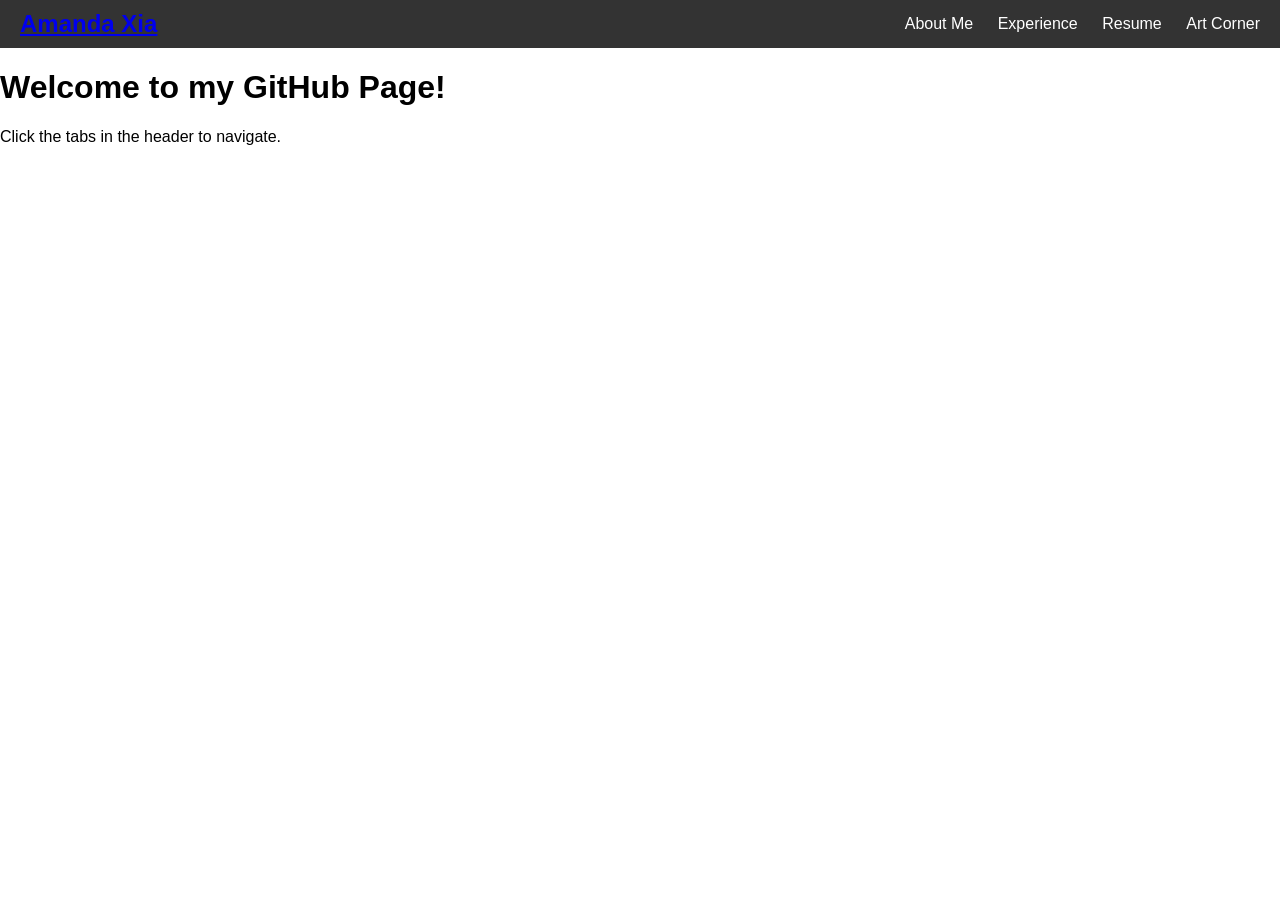
<file: root/index.html>
<html lang="en">
<head>
  <meta charset="UTF-8">
  <meta name="viewport" content="width=device-width, initial-scale=1.0">
  <title>GitHub Pages Header Example</title>
  <style>
    body {
      margin: 0;
      font-family: Arial, sans-serif;
    }

    header {
      display: flex;
      justify-content: space-between; /* pushes tabs to right */
      align-items: center;
      padding: 10px 20px;
      background-color: #333;
      color: white;
    }

    .logo {
      font-size: 1.5rem;
      font-weight: bold;
    }

    nav a {
      color: white;
      text-decoration: none;
      margin-left: 20px;
      font-size: 1rem;
      transition: color 0.2s;
    }

    nav a:hover {
      color: #ffcc00;
    }
  </style>
</head>
<body>
  <header>
  <div class="logo">
    <a href="index.html">Amanda Xia</a>
  </div>
  <nav>
    <a href="about.html">About Me</a>
    <a href="experience.html">Experience</a>
    <a href="resume.html">Resume</a>
    <a href="art.html">Art Corner</a>
  </nav>
</header>

  <main>
    <h1>Welcome to my GitHub Page!</h1>
    <p>Click the tabs in the header to navigate.</p>
     <!-- <canvas id="three-canvas"></canvas>
  <script src="https://cdn.jsdelivr.net/npm/three@0.158.0/build/three.min.js"></script>
  <script src="script.js"></script> --> 

  </main>
</body>
</html>
</file>
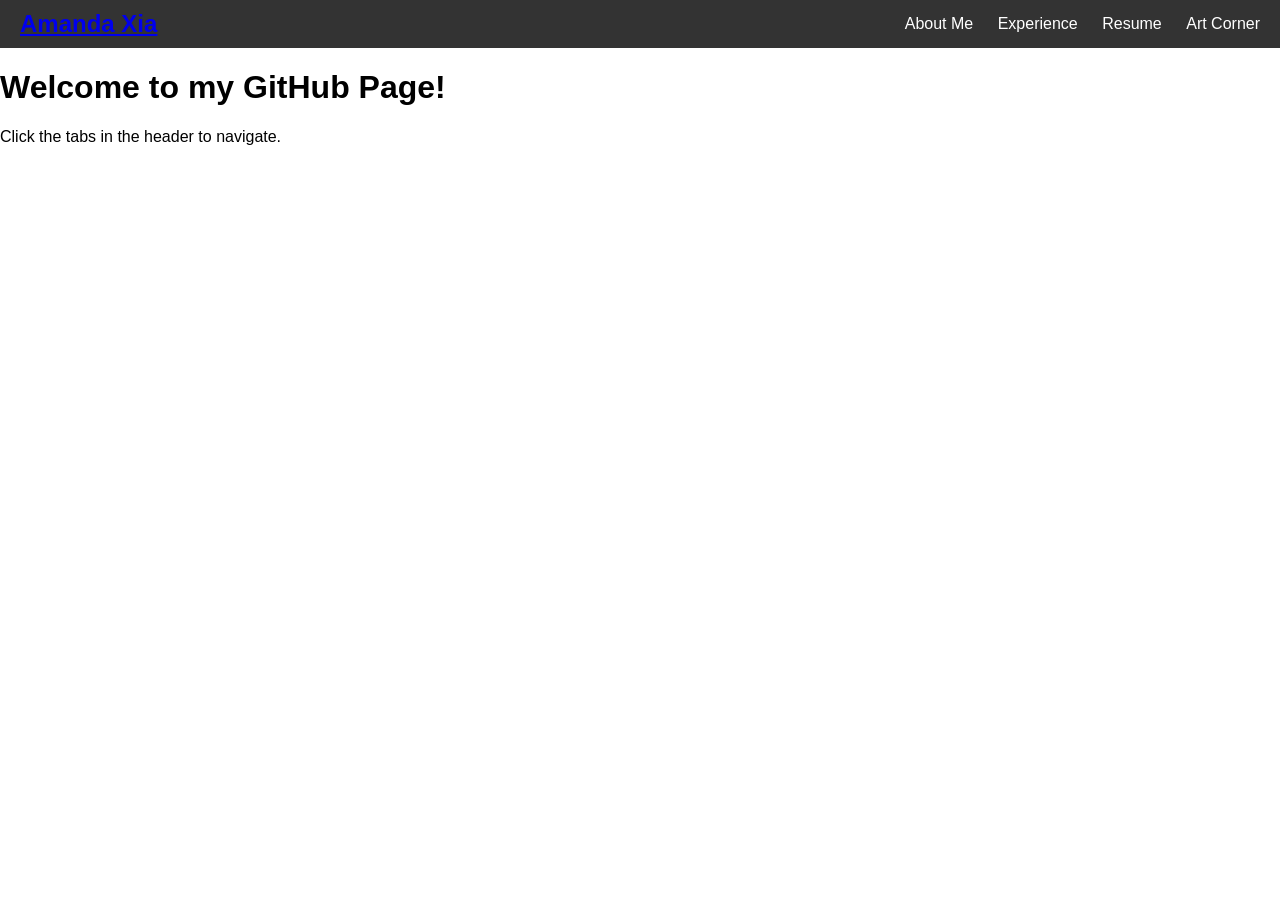
<file: root/pages/index.html>
<html lang="en">
<head>
  <meta charset="UTF-8">
  <meta name="viewport" content="width=device-width, initial-scale=1.0">
  <title>GitHub Pages Header Example</title>
  <style>
    body {
      margin: 0;
      font-family: Arial, sans-serif;
    }

    header {
      display: flex;
      justify-content: space-between; /* pushes tabs to right */
      align-items: center;
      padding: 10px 20px;
      background-color: #333;
      color: white;
    }

    .logo {
      font-size: 1.5rem;
      font-weight: bold;
    }

    nav a {
      color: white;
      text-decoration: none;
      margin-left: 20px;
      font-size: 1rem;
      transition: color 0.2s;
    }

    nav a:hover {
      color: #ffcc00;
    }
  </style>
</head>
<body>
  <header>
  <div class="logo">
    <a href="index.html">Amanda Xia</a>
  </div>
  <nav>
    <a href="about.html">About Me</a>
    <a href="experience.html">Experience</a>
    <a href="resume.html">Resume</a>
    <a href="art.html">Art Corner</a>
  </nav>
</header>

  <main>
    <h1>Welcome to my GitHub Page!</h1>
    <p>Click the tabs in the header to navigate.</p>
     <!-- <canvas id="three-canvas"></canvas>
  <script src="https://cdn.jsdelivr.net/npm/three@0.158.0/build/three.min.js"></script>
  <script src="script.js"></script> -->

  </main>
</body>
</html>
</file>
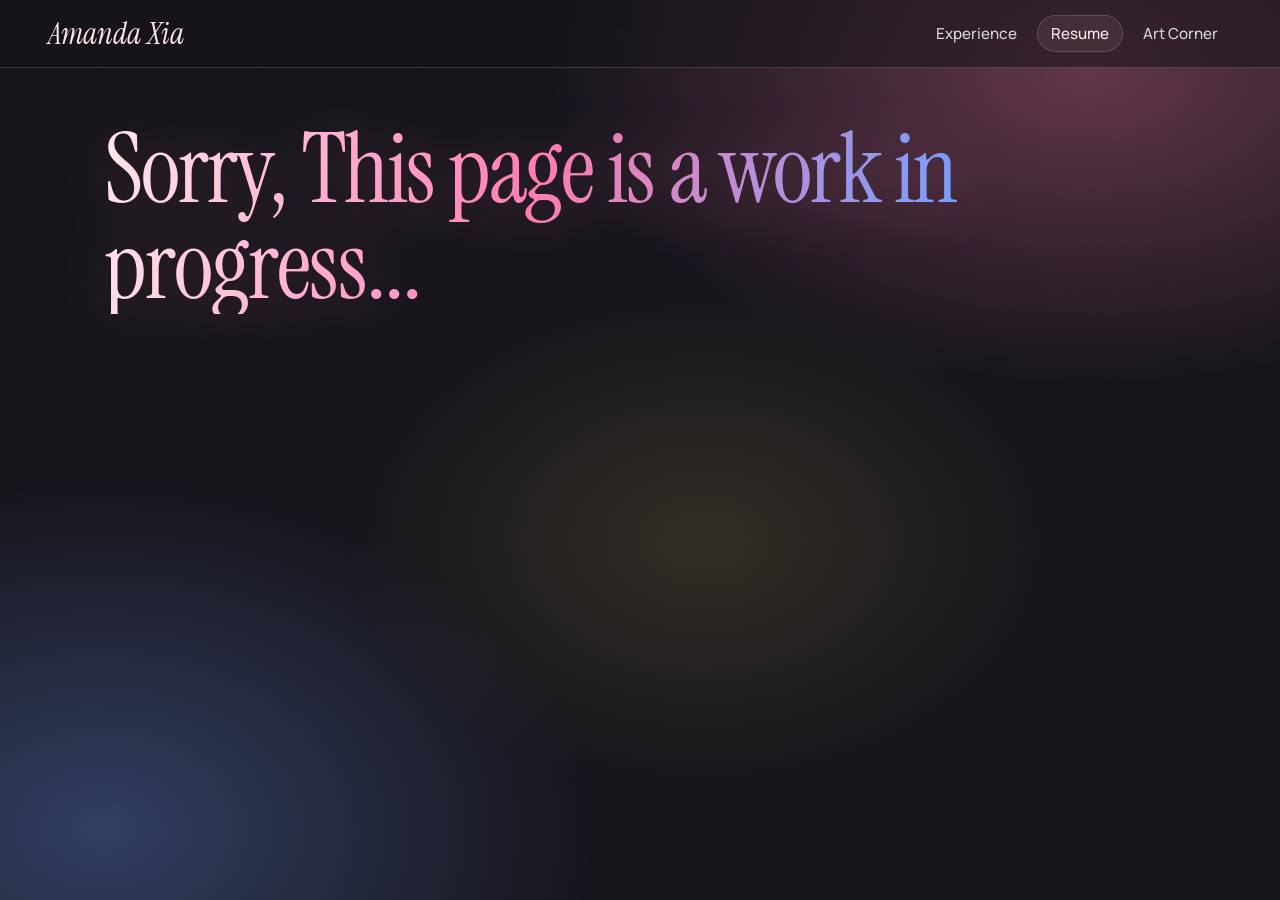
<file: about.html>
<!DOCTYPE html>
<html lang="en">
<head>
  <meta charset="UTF-8">
  <meta name="viewport" content="width=device-width, initial-scale=1.0">
  <title>Resume | Amanda Xia</title>
  <link rel="preconnect" href="https://fonts.googleapis.com">
  <link rel="preconnect" href="https://fonts.gstatic.com" crossorigin>
  <link rel="stylesheet" href="style.css">
</head>
<body>
  <canvas id="three-canvas" aria-hidden="true"></canvas>

  <header>
    <div class="logo"><a href="index.html">Amanda Xia</a></div>
    <nav>
      <!-- <a href="about.html">About Me</a> -->
      <a href="experience.html">Experience</a>
      <a href="resume.html" aria-current="page">Resume</a>
      <a href="art.html">Art Corner</a>
    </nav>
  </header>

  <main class="page">
    <div class="page-head">
      <div>
        <h1>Sorry, This page is a work in progress...</h1>
      </div>
      <!-- <div class="actions">
        <a class="btn" href="AXResumeF26-1.pdf">Download PDF</a>
        <a class="btn ghost" href="mailto:amandayx@umich.edu">Email me</a>
        <a class="btn ghost" href="https://www.linkedin.com/in/amandayx/">LinkedIn</a>
      </div> -->
    </div>
    
  </main>
<!-- 
  <script src="https://cdn.jsdelivr.net/npm/three@0.158.0/build/three.min.js"></script>
  <script src="script2.js"></script> -->
</body>
</html>
</file>
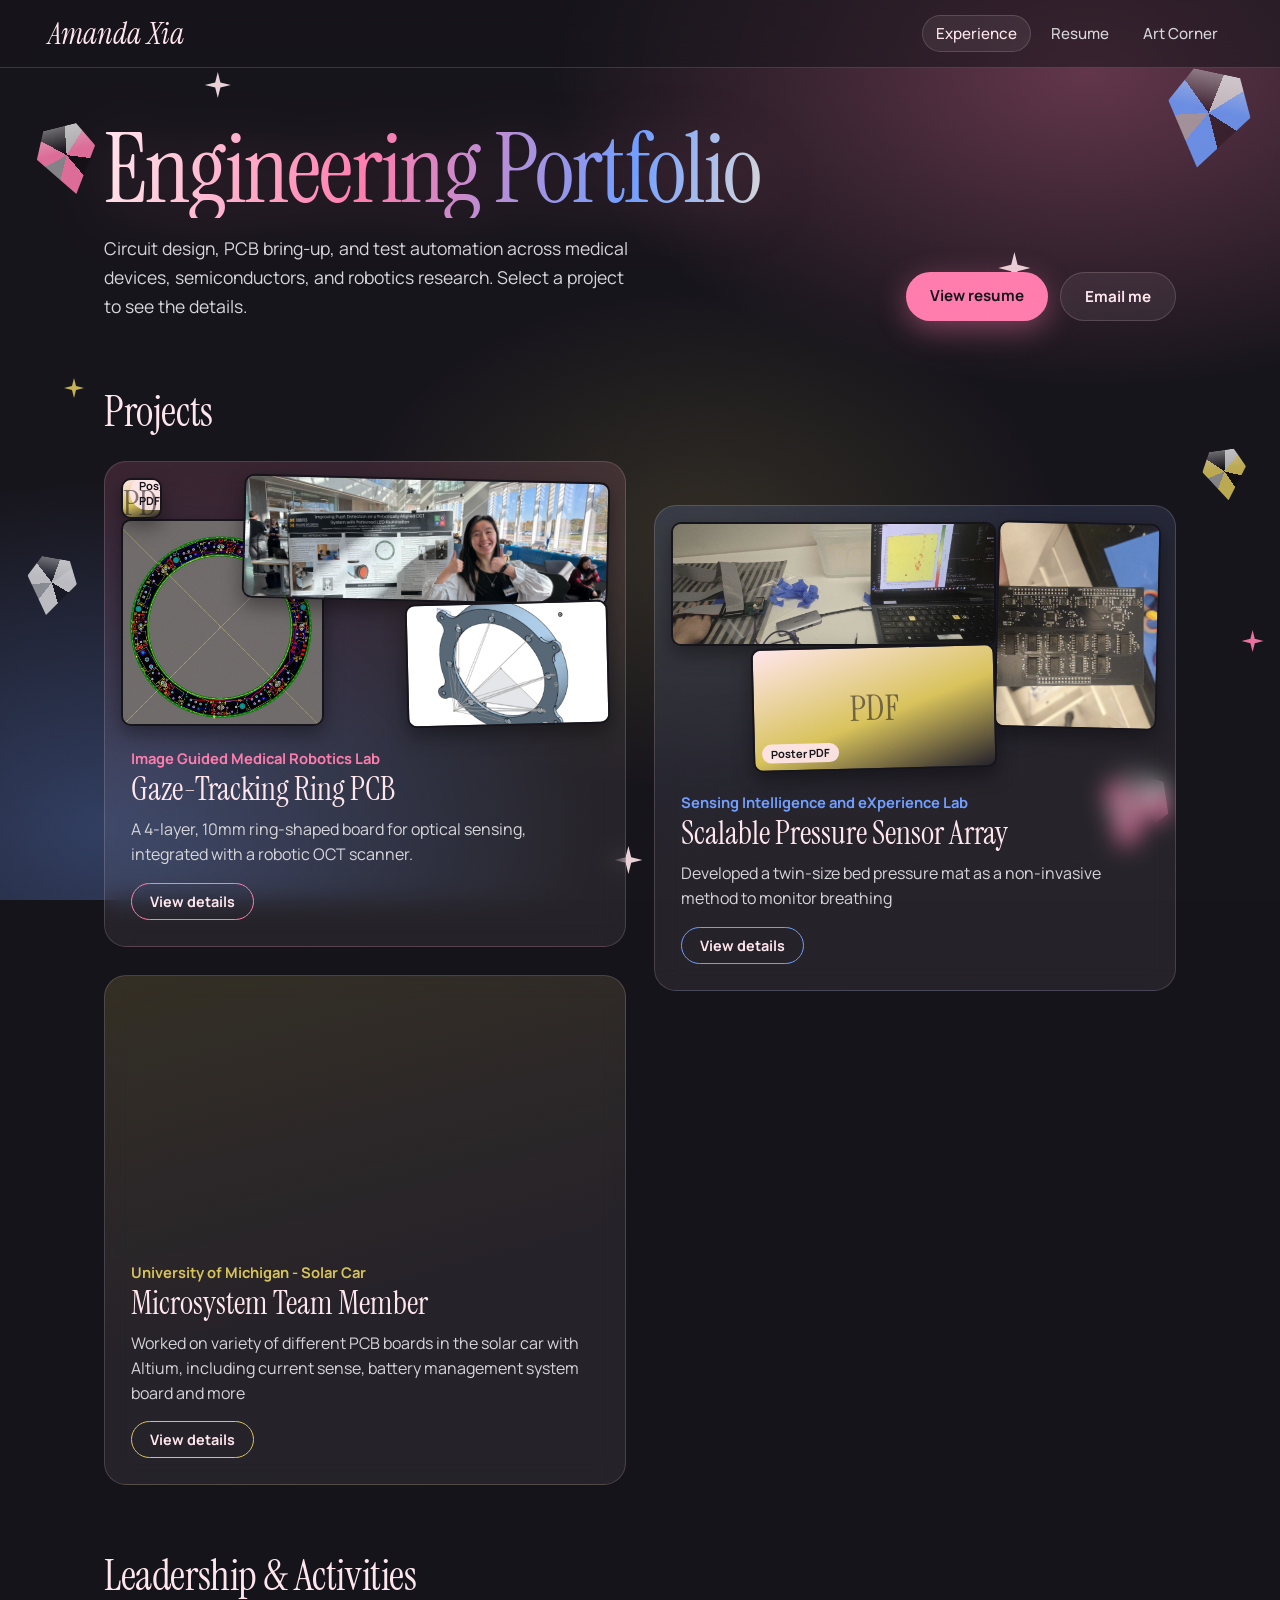
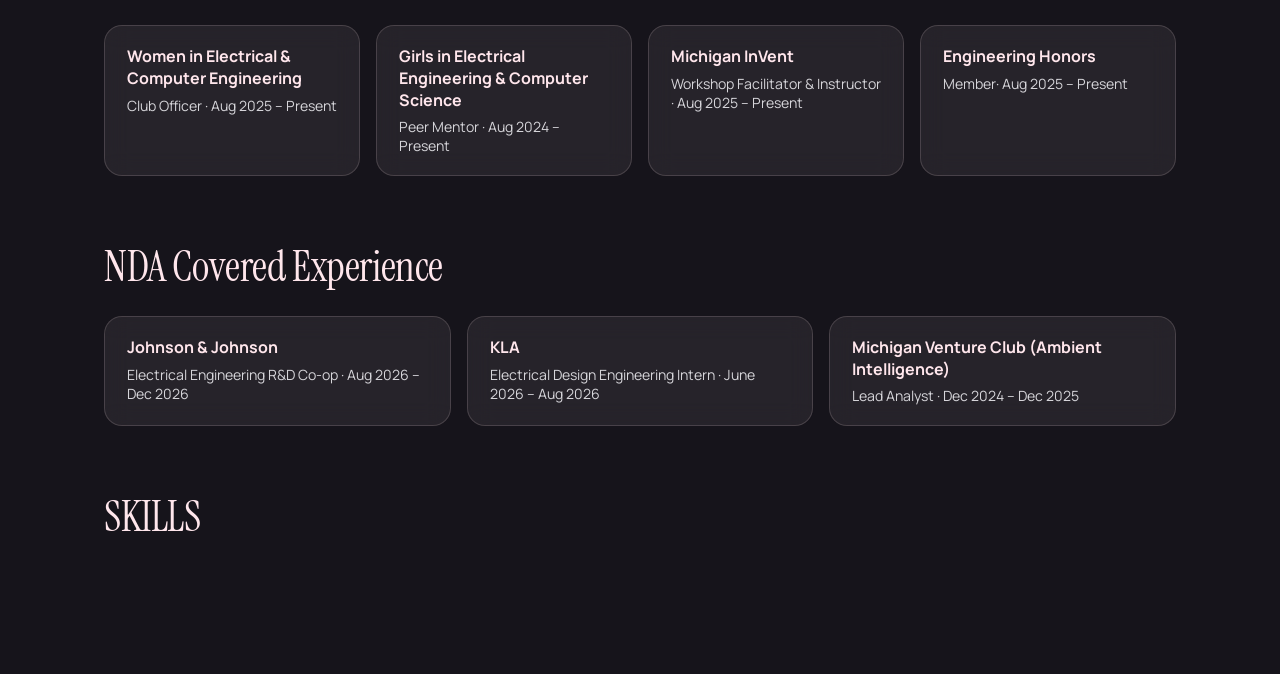
<file: experience.html>
<!DOCTYPE html>
<html lang="en">
<head>
  <meta charset="UTF-8">
  <meta name="viewport" content="width=device-width, initial-scale=1.0">
  <title>Engineering Portfolio | Amanda Xia</title>
  <link rel="preconnect" href="https://fonts.googleapis.com">
  <link rel="preconnect" href="https://fonts.gstatic.com" crossorigin>
  <link rel="stylesheet" href="style.css">
</head>
<body>
  <div class="decor" aria-hidden="true">
    <span class="gem" style="--x:3%;  --y:14%; --s:60px; --c:#ff7bac; --r:-14deg"></span>
    <span class="gem" style="--x:91%; --y:8%;  --s:84px; --c:#6f9dff; --r:12deg"></span>
    <span class="gem hide-sm" style="--x:94%; --y:50%; --s:44px; --c:#d8c25a; --r:-8deg"></span>
    <span class="gem hide-sm" style="--x:2%;  --y:62%; --s:50px; --c:#d6d5da; --r:10deg"></span>
    <span class="gem" style="--x:86%; --y:86%; --s:66px; --c:#ff7bac; --r:18deg"></span>
    <span class="spark" style="--x:16%; --y:8%;  --s:26px; --c:#ffe6ec"></span>
    <span class="spark" style="--x:78%; --y:28%; --s:32px; --c:#ffe6ec"></span>
    <span class="spark hide-sm" style="--x:5%;  --y:42%; --s:20px; --c:#d8c25a"></span>
    <span class="spark" style="--x:97%; --y:70%; --s:22px; --c:#ff7bac"></span>
    <span class="spark hide-sm" style="--x:48%; --y:94%; --s:28px; --c:#ffe6ec"></span>
  </div>

  <header>
    <div class="logo"><a href="index.html">Amanda Xia</a></div>
    <nav>
      <a href="experience.html" aria-current="page">Experience</a>
      <a href="resume.html">Resume</a>
      <a href="art.html">Art Corner</a>
    </nav>
  </header>

  <main class="page">
    <div class="page-head">
      <div>
        <h1>Engineering Portfolio</h1>
        <p class="lede">Circuit design, PCB bring-up, and test automation across medical devices, semiconductors, and robotics research. Select a project to see the details.</p>
      </div>
      <div class="actions">
        <a class="btn" href="resume.html">View resume</a>
        <a class="btn ghost" href="mailto:amandayx@umich.edu">Email me</a>
      </div>
    </div>

    <section class="block">
      <h2>Projects</h2>
      <!--
        PHOTOS: each card has three placeholder shots. Replace a placeholder
        <span class="shot g1">…</span> with your own image, keeping the class "shot":
        <img class="shot" src="images/relay-board.jpg" alt="Describe the photo">
        The detail panel copies the card's photos automatically.
      -->
      <div class="proj-grid">
<!-- 
        <button type="button" class="proj c-rose" data-open="p-relay">
          <span class="collage v1">
            <span class="shot g1"><span class="cap">Relay board</span></span>
            <span class="shot g4"><span class="cap">Layout</span></span>
            <span class="shot g3"><span class="cap">Test station</span></span>
          </span>
          <span class="proj-body">
            <span class="org">Johnson &amp; Johnson MedTech (Ethicon)</span>
            <span class="p-title">High-Power Life-Test Relay Redesign</span>
            <span class="p-sum">Redesigned a relay circuit to prevent arcing in a tight enclosure, deployed across 20+ test stations.</span>
            <span class="cta">View details</span>
          </span>
        </button>

        <button type="button" class="proj c-sky" data-open="p-isolator">
          <span class="collage v2">
            <span class="shot g2"><span class="cap">Test board</span></span>
            <span class="shot g5"><span class="cap">Schematic</span></span>
            <span class="shot g6"><span class="cap">Bench setup</span></span>
          </span>
          <span class="proj-body">
            <span class="org">KLA Corporation</span>
            <span class="p-title">I²C Digital Isolator Evaluation</span>
            <span class="p-sum">Compared replacement isolators and built an OrCAD test board to evaluate robustness and noise reliability.</span>
            <span class="cta">View details</span>
          </span>
        </button> -->

        <button type="button" class="proj c-rose" data-open="p-gaze">
          <span class="collage v3">
            <img class="shot" src="images/igmr-pcb.jpg" alt="Altium layout of the 4-layer ring-shaped PCB with LEDs and connectors" style="object-position:50% 50%">
            <img class="shot" src="images/igmr-poster.jpg" alt="Amanda giving two thumbs up next to her research poster on pupil detection for a robotically aligned OCT system" style="object-position:68% 32%">
            <img class="shot" src="images/igmrcase.png" alt="Amanda giving two thumbs up next to her research poster on pupil detection for a robotically aligned OCT system" style="object-position:68% 32%">
            <span class="shot g6 pdf-tile" data-pdf="images/igmrposter.pdf" data-title="IGMR research poster (PDF)"><span class="cap">Poster PDF</span></span>
          </span>
          <span class="proj-body">
            <span class="org">Image Guided Medical Robotics Lab</span>
            <span class="p-title">Gaze-Tracking Ring PCB</span>
            <span class="p-sum">A 4-layer, 10mm ring-shaped board for optical sensing, integrated with a robotic OCT scanner.</span>
            <span class="cta">View details</span>
          </span>
        </button>

        <button type="button" class="proj c-sky" data-open="p-array">
          <span class="collage v4">
            <img class="shot" src="images/pressure functionality.png" alt="Altium layout of the 4-layer ring-shaped PCB with LEDs and connectors" style="object-position:50% 50%">
            <img class="shot" src="images/sixpcb.png" alt="Altium layout of the 4-layer ring-shaped PCB with LEDs and connectors" style="object-position:50% 50%">
            <span class="shot g6 pdf-tile" data-pdf="images/sixposter.pdf" data-title="SIX research poster (PDF)"><span class="cap">Poster PDF</span></span>
          </span>
          <span class="proj-body">
            <span class="org">Sensing Intelligence and eXperience Lab</span>
            <span class="p-title">Scalable Pressure Sensor Array</span>
            <span class="p-sum">Developed a twin-size bed pressure mat as a non-invasive method to monitor breathing</span>
            <span class="cta">View details</span>
          </span>
        </button>

        <button type="button" class="proj c-gold" data-open="p-solar">
          <span class="collage v4">
            <!-- <img class="shot" src="images/pressure functionality.png" alt="Altium layout of the 4-layer ring-shaped PCB with LEDs and connectors" style="object-position:50% 50%">
            <img class="shot" src="images/sixpcb.png" alt="Altium layout of the 4-layer ring-shaped PCB with LEDs and connectors" style="object-position:50% 50%">
            <span class="shot g6 pdf-tile" data-pdf="images/sixposter.pdf" data-title="SIX research poster (PDF)"><span class="cap">Poster PDF</span></span> -->
          </span>
          <span class="proj-body">
            <span class="org">University of Michigan - Solar Car</span>
            <span class="p-title">Microsystem Team Member</span>
            <span class="p-sum">Worked on variety of different PCB boards in the solar car with Altium, including current sense, battery management system board and more</span>
            <span class="cta">View details</span>
          </span>
        </button>

      </div>
    </section>

    <section class="block">
      <h2>Leadership & Activities</h2>
      <div class="mini-grid">
        <div class="panel mini"><strong>Women in Electrical &amp; Computer Engineering</strong><span>Club Officer · Aug 2025 – Present</span></div>
        <div class="panel mini"><strong>Girls in Electrical Engineering &amp; Computer Science</strong><span>Peer Mentor · Aug 2024 – Present</span></div>
        <div class="panel mini"><strong>Michigan InVent</strong><span>Workshop Facilitator &amp; Instructor · Aug 2025 – Present</span></div>
        <div class="panel mini"><strong>Engineering Honors</strong><span>Member· Aug 2025 – Present</span></div>
      </div>
    </section>

    <section class="block">
      <h2>NDA Covered Experience</h2>
      <div class="mini-grid">
        <div class="panel mini"><strong>Johnson &amp; Johnson</strong><span>Electrical Engineering R&D Co-op · Aug 2026 – Dec 2026</span></div>
        <div class="panel mini"><strong>KLA</strong><span>Electrical Design Engineering Intern · June 2026 – Aug 2026</span></div>
        <div class="panel mini"><strong>Michigan Venture Club (Ambient Intelligence)</strong><span>Lead Analyst · Dec 2024 – Dec 2025</span></div>
      </div>
    </section>

    <section class="block">
      <h2>SKILLS</h2>
      <div class="mini-grid">
        <!-- <div class="panel mini"><strong>Johnson &amp; Johnson</strong><span>Electrical Engineering R&D Co-op · Aug 2026 – Dec 2026</span></div>
        <div class="panel mini"><strong>KLA</strong><span>Electrical Design Engineering Intern · June 2026 – Aug 2026</span></div>
        <div class="panel mini"><strong>Michigan Venture Club (Ambient Intelligence)</strong><span>Lead Analyst · Dec 2024 – Dec 2025</span></div> -->
      </div>
    </section>
  </main>

  <!-- ============ DETAIL PANELS (open when a card is clicked) ============ -->

  <dialog class="sheet c-rose" id="p-relay" aria-labelledby="t-relay">
    <div class="sheet-media" role="region" aria-roledescription="carousel" aria-label="Project photos"></div>
    <div class="sheet-body">
      <div class="sheet-top"><span class="org">Johnson &amp; Johnson MedTech (Ethicon)</span><button type="button" class="close" data-close>Close</button></div>
      <h2 id="t-relay">High-Power Life-Test Relay Redesign</h2>
      <div class="facts">
        <div class="fact"><small>Role</small><b>EE R&amp;D Co-op</b></div>
        <div class="fact"><small>When</small><b>Aug – Dec 2026</b></div>
        <div class="fact"><small>Where</small><b>Cincinnati, Ohio</b></div>
        <div class="fact"><small>Deployed on</small><b>20+ test stations</b></div>
      </div>
      <h4>Overview</h4>
      <p>Redesigned and debugged the high-power life-test relay circuit in Altium to prevent arcing, while working within limited space and mechanical limitations. The design was deployed across 20+ test stations to improve system reliability.</p>
      <h4>Also during this co-op</h4>
      <ul>
        <li>Developed LabVIEW code with a QMH to automate vessel measurement data acquisition for device reliability testing.</li>
        <li>Debug analog op-amp filter circuits to determine circuit limitations and areas of improvement.</li>
        <li>Articulate system requirements, including mechanical, electrical, and calibration, to redesign a grasping force tester.</li>
      </ul>
      <h4>Tools</h4>
      <div class="chips"><span class="chip">Altium</span><span class="chip">LabVIEW</span><span class="chip">Analog circuits</span></div>
      <h4>Your notes</h4>
      <div class="notes"><p>Space for you: what caused the arcing, how you chose the fix, what you learned, and any schematics or test results you can share.</p></div>
    </div>
  </dialog>

  <dialog class="sheet c-sky" id="p-isolator" aria-labelledby="t-isolator">
    <div class="sheet-media" role="region" aria-roledescription="carousel" aria-label="Project photos"></div>
    <div class="sheet-body">
      <div class="sheet-top"><span class="org">KLA Corporation</span><button type="button" class="close" data-close>Close</button></div>
      <h2 id="t-isolator">I²C Digital Isolator Evaluation</h2>
      <div class="facts">
        <div class="fact"><small>Role</small><b>EE Design Intern</b></div>
        <div class="fact"><small>When</small><b>June – Aug 2026</b></div>
        <div class="fact"><small>Where</small><b>Ann Arbor, MI</b></div>
        <div class="fact"><small>Deliverables</small><b>Test board + write-up</b></div>
      </div>
      <h4>Overview</h4>
      <p>Evaluated replacement I²C digital isolators by reviewing datasheets, electrical specifications, and legacy board designs to find the best fit for system requirements.</p>
      <h4>What I did</h4>
      <ul>
        <li>Designed a test board in OrCAD to evaluate the robustness and noise reliability of candidate isolators.</li>
        <li>Created technical documentation on component-selection rationale and engineering recommendations.</li>
        <li>Presented at weekly meetings and integrated feedback from a cross-functional team.</li>
        <li>Analyzed trade-offs to select and characterize resistors, capacitors, and inductors for target frequency response and filtering requirements.</li>
      </ul>
      <h4>Tools</h4>
      <div class="chips"><span class="chip">OrCAD Capture/PCB</span><span class="chip">I²C</span><span class="chip">Datasheet analysis</span></div>
      <h4>Your notes</h4>
      <div class="notes"><p>Space for you: which isolators you compared, how you tested them, what you recommended, and what you learned.</p></div>
    </div>
  </dialog>

  <dialog class="sheet c-rose" id="p-gaze" aria-labelledby="t-gaze">
    <div class="sheet-media" role="region" aria-roledescription="carousel" aria-label="Project photos"></div>
    <div class="sheet-body">
      <div class="sheet-top"><span class="org">Image Guided Medical Robotics Lab</span><button type="button" class="close" data-close>Close</button></div>
      <h2 id="t-gaze">Gaze-Tracking Ring PCB</h2>
      <div class="facts">
        <div class="fact"><small>Role</small><b>Undergrad Researcher</b></div>
        <div class="fact"><small>When</small><b>Aug 2025 – Present</b></div>
        <div class="fact"><small>Where</small><b>Ann Arbor, MI</b></div>
        <div class="fact"><small>Board</small><b>4-layer, 10mm ring</b></div>
      </div>
      <h4>Overview</h4>
      <p>Designed a 4-layer, 10mm ring-shaped PCB in Altium with MOSFETs, infrared LEDs, and a Blackfly S synchronized capture system for optical sensing in medical robotics.</p>
      <h4>What I did</h4>
      <ul>
        <li>Integrated a gaze-tracking subsystem with the larger Robotically Aligned OCT scanner, implementing compatible power, data, and control interfaces.</li>
        <li>Designed a CAD case to improve eye identification speed.</li>
        <li>Tested and debugged prototypes (board bring-up) with oscilloscopes, power meters, and multimeters, resolving signal integrity, connectivity, and component library issues.</li>
        <li>Reviewed and synthesized research papers to inform experimental design and system development.</li>
      </ul>
      <h4>Research poster</h4>
      <p>“Improving Pupil Detection on a Robotically Aligned OCT System with Patterned LED Illumination.” The ring board holds eight LEDs that pulse in synchronized patterns for pupil tracking. The full poster is in the carousel on the left.</p>
      <h4>Tools</h4>
      <div class="chips"><span class="chip">Altium</span><span class="chip">Onshape</span><span class="chip">Oscilloscope</span><span class="chip">PCB bring-up</span></div>
      <h4>Your notes</h4>
      <div class="notes"><p>Space for you: why a ring form factor, the hardest bring-up bug, how the board fits the OCT system, and what you learned.</p></div>
    </div>
  </dialog>

  <dialog class="sheet c-sky" id="p-array" aria-labelledby="t-array">
    <div class="sheet-media" role="region" aria-roledescription="carousel" aria-label="Project photos"></div>
    <div class="sheet-body">
      <div class="sheet-top"><span class="org">Sensing Intelligence and eXperience Lab</span><button type="button" class="close" data-close>Close</button></div>
      <h2 id="t-array">Scalable Pressure Sensor Array</h2>
      <div class="facts">
        <div class="fact"><small>Role</small><b>Undergrad Researcher</b></div>
        <div class="fact"><small>When</small><b>Aug 2025 – Present</b></div>
        <div class="fact"><small>Where</small><b>Ann Arbor, MI</b></div>
        <div class="fact"><small>Scaled</small><b>32×32 to 64×32</b></div>
      </div>
      <h4>Overview</h4>
      <p>Designed and scaled a pressure sensor array circuit from 32×32 to 64×32 through an expandable signal-routing architecture of multiplexers and digital logic, for higher-resolution sensing without significantly increasing IO pins.</p>
      <h4>What I did</h4>
      <ul>
        <li>Soldered and debugged 50+ hardware components (MCUs, ICs, passives) using datasheets, multimeters, and microscopes to ensure functional prototypes.</li>
        <li>Developed and modified Arduino firmware using GPIO, I²C, and SPI peripherals to support evolving hardware.</li>
      </ul>
      <h4>Tools</h4>
      <div class="chips"><span class="chip">Multiplexers</span><span class="chip">Digital logic</span><span class="chip">Arduino</span><span class="chip">SPI / I²C</span><span class="chip">SMD soldering</span></div>
      <h4>Your notes</h4>
      <div class="notes"><p>Space for you: how the routing scales, the trade-offs you weighed, results, and what you would improve next.</p></div>
    </div>
  </dialog>

   <dialog class="sheet c-gold" id="p-solar" aria-labelledby="t-solar">
    <div class="sheet-media" role="region" aria-roledescription="carousel" aria-label="Project photos"></div>
    <div class="sheet-body">
      <div class="sheet-top"><span class="org">University of Michigan - Solar Car</span><button type="button" class="close" data-close>Close</button></div>
      <h2 id="t-solar">University of Michigan - Solar Car</h2>
      <div class="facts">
        <div class="fact"><small>Role</small><b>Microsystem Team Member</b></div>
        <div class="fact"><small>When</small><b>Aug 2024 – Present</b></div>
        <div class="fact"><small>Where</small><b>Ann Arbor, MI</b></div>
        <div class="fact"><small>Scaled</small><b>32×32 to 64×32</b></div>
      </div>
      <h4>Overview</h4>
      <p>Worked on variety of different PCB boards in the solar car with Altium, including current sense, battery management system board and more</p>
      <h4>What I did</h4>
      <ul>
        
      </ul>
      <h4>Tools</h4>
      <div class="chips"><span class="chip">Multiplexers</span><span class="chip">Digital logic</span><span class="chip">Arduino</span><span class="chip">SPI / I²C</span><span class="chip">SMD soldering</span></div>
      <h4>Your notes</h4>
      <div class="notes"><p>Space for you: how the routing scales, the trade-offs you weighed, results, and what you would improve next.</p></div>
    </div>
  </dialog>

  <script>
    var reduceMotion = window.matchMedia("(prefers-reduced-motion: reduce)").matches;

    // Build the left-hand photo carousel from the card's three photos (once per project).
    function buildCarousel(card, media) {
      var track = document.createElement("div");
      track.className = "carousel-track";
      track.tabIndex = 0;
      var dots = document.createElement("div");
      dots.className = "dots";

      card.querySelectorAll(".collage .shot").forEach(function (shot, i) {
        var slide = document.createElement("div");
        slide.className = "slide";
        if (shot.dataset.pdf) {
          // PDF slide: embedded viewer plus a link to open it in its own tab
          var frame = document.createElement("iframe");
          frame.className = "pdf-frame";
          frame.src = shot.dataset.pdf + "#view=FitH";
          frame.title = shot.dataset.title || "PDF";
          var open = document.createElement("a");
          open.className = "pdf-open";
          open.href = shot.dataset.pdf;
          open.target = "_blank";
          open.rel = "noopener";
          open.textContent = "Open PDF in new tab";
          slide.append(frame, open);
        } else {
          slide.appendChild(shot.cloneNode(true));
        }
        track.appendChild(slide);
        var dot = document.createElement("button");
        dot.type = "button";
        dot.className = "dot";
        dot.setAttribute("aria-label", "Show photo " + (i + 1));
        dot.addEventListener("click", function () { go(i); });
        dots.appendChild(dot);
      });

      var prev = document.createElement("button");
      prev.type = "button"; prev.className = "nav-btn"; prev.textContent = "\u2039";
      prev.setAttribute("aria-label", "Previous photo");
      var next = document.createElement("button");
      next.type = "button"; next.className = "nav-btn"; next.textContent = "\u203A";
      next.setAttribute("aria-label", "Next photo");
      var bar = document.createElement("div");
      bar.className = "carousel-bar";
      bar.append(prev, dots, next);
      media.append(track, bar);

      var count = track.children.length;
      function current() { return Math.round(track.scrollLeft / track.clientWidth); }
      function go(i) {
        i = (i + count) % count;
        track.scrollTo({ left: i * track.clientWidth, behavior: reduceMotion ? "auto" : "smooth" });
      }
      function mark() {
        var c = current();
        Array.prototype.forEach.call(dots.children, function (d, i) {
          d.setAttribute("aria-current", i === c ? "true" : "false");
        });
      }
      prev.addEventListener("click", function () { go(current() - 1); });
      next.addEventListener("click", function () { go(current() + 1); });
      track.addEventListener("scroll", mark, { passive: true });
      media.closest("dialog").addEventListener("keydown", function (e) {
        if (e.key === "ArrowLeft") go(current() - 1);
        if (e.key === "ArrowRight") go(current() + 1);
      });
      media._reset = function () { track.scrollLeft = 0; mark(); };
    }

    document.querySelectorAll("[data-open]").forEach(function (card) {
      card.addEventListener("click", function () {
        var sheet = document.getElementById(card.dataset.open);
        var media = sheet.querySelector(".sheet-media");
        if (!media.firstChild) buildCarousel(card, media);
        sheet.showModal();
        media._reset();
      });
    });
    document.querySelectorAll("dialog.sheet").forEach(function (sheet) {
      sheet.querySelector("[data-close]").addEventListener("click", function () { sheet.close(); });
    });
  </script>
  <script src="notify.js"></script>
</body>
</html>
</file>
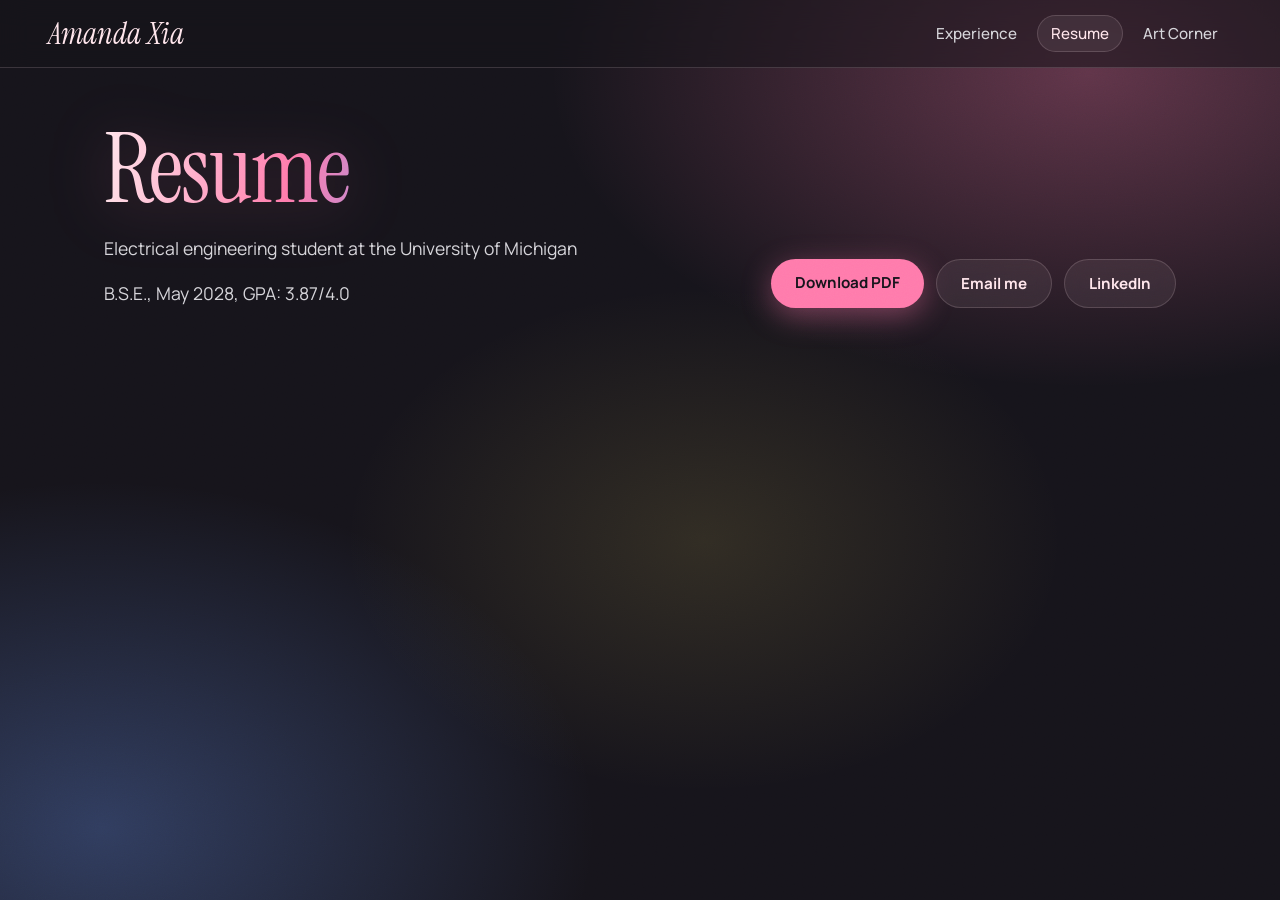
<file: resume.html>
<!DOCTYPE html>
<html lang="en">
<head>
  <meta charset="UTF-8">
  <meta name="viewport" content="width=device-width, initial-scale=1.0">
  <title>Resume | Amanda Xia</title>
  <link rel="preconnect" href="https://fonts.googleapis.com">
  <link rel="preconnect" href="https://fonts.gstatic.com" crossorigin>
  <link rel="stylesheet" href="style.css">
</head>
<body>
  <canvas id="three-canvas" aria-hidden="true"></canvas>

  <header>
    <div class="logo"><a href="index.html">Amanda Xia</a></div>
    <nav>
      <!-- <a href="about.html">About Me</a> -->
      <a href="experience.html">Experience</a>
      <a href="resume.html" aria-current="page">Resume</a>
      <a href="art.html">Art Corner</a>
    </nav>
  </header>

  <main class="page">
    <div class="page-head">
      <div>
        <h1>Resume</h1>
        <p class="lede">Electrical engineering student at the University of Michigan</p>
        <p class="lede"> B.S.E., May 2028, GPA: 3.87/4.0</p>
      </div>
      <div class="actions">
        <a class="btn" href="AXResumeF26-1.pdf">Download PDF</a>
        <a class="btn ghost" href="mailto:amandayx@umich.edu">Email me</a>
        <a class="btn ghost" href="https://www.linkedin.com/in/amandayx/">LinkedIn</a>
      </div>
    </div>
    
  </main>
<!-- 
  <script src="https://cdn.jsdelivr.net/npm/three@0.158.0/build/three.min.js"></script>
  <script src="script2.js"></script> -->
</body>
</html>
</file>
<file: style.css>
@import url("https://fonts.googleapis.com/css2?family=Instrument+Serif:ital@0;1&family=Manrope:wght@400;500;700&display=swap");

:root {
  --ink: #16141b;
  --ink-2: #221f2b;
  --blush: #ffe6ec;
  --rose: #ff7bac;
  --sky: #6f9dff;
  --gold: #d8c25a;
  --silver: #d6d5da;
  --glass: rgba(255, 230, 236, 0.07);
  --line: rgba(255, 230, 236, 0.16);
}

* { box-sizing: border-box; }

html { scroll-behavior: smooth; }

body {
  margin: 0;
  min-height: 100vh;
  font-family: "Manrope", system-ui, sans-serif;
  color: var(--blush);
  background:
    radial-gradient(60vw 50vh at 85% 8%, rgba(255, 123, 172, 0.32), transparent 70%),
    radial-gradient(55vw 55vh at 8% 92%, rgba(111, 157, 255, 0.30), transparent 70%),
    radial-gradient(40vw 40vh at 55% 60%, rgba(216, 194, 90, 0.14), transparent 70%),
    var(--ink);
  background-attachment: fixed;
}

/* paper-grain overlay for an artsy, printed feel */
body::after {
  content: "";
  position: fixed;
  inset: 0;
  z-index: 3;
  pointer-events: none;
  opacity: 0.07;
  mix-blend-mode: overlay;
  background-image: url("data:image/svg+xml;utf8,<svg xmlns='http://www.w3.org/2000/svg' width='160' height='160'><filter id='n'><feTurbulence type='fractalNoise' baseFrequency='.9' numOctaves='2' stitchTiles='stitch'/></filter><rect width='100%' height='100%' filter='url(%23n)'/></svg>");
}

#three-canvas {
  position: fixed;
  inset: 0;
  width: 100%;
  height: 100%;
  z-index: 0;
  pointer-events: none;
}

/* ---------- header ---------- */
header {
  position: sticky;
  top: 0;
  z-index: 10;
  display: flex;
  justify-content: space-between;
  align-items: center;
  flex-wrap: wrap;
  gap: 8px 24px;
  padding: 14px clamp(18px, 4vw, 48px);
  background: rgba(22, 20, 27, 0.55);
  backdrop-filter: blur(14px);
  -webkit-backdrop-filter: blur(14px);
  border-bottom: 1px solid var(--line);
}

.logo a {
  font-family: "Instrument Serif", serif;
  font-style: italic;
  font-size: 1.9rem;
  color: var(--blush);
  text-decoration: none;
}

nav { display: flex; flex-wrap: wrap; gap: 6px; }

nav a {
  position: relative;
  padding: 8px 14px;
  font-size: 0.95rem;
  font-weight: 500;
  color: var(--silver);
  text-decoration: none;
  border-radius: 999px;
  transition: color 0.2s, background 0.2s;
}

nav a:hover,
nav a:focus-visible {
  color: var(--ink);
  background: var(--rose);
  outline: none;
}

nav a:nth-child(2):hover, nav a:nth-child(2):focus-visible { background: var(--sky); }
nav a:nth-child(3):hover, nav a:nth-child(3):focus-visible { background: var(--gold); }
nav a:nth-child(4):hover, nav a:nth-child(4):focus-visible { background: var(--blush); }

/* ---------- hero ---------- */
main {
  position: relative;
  z-index: 1;
  min-height: calc(100vh - 70px);
  display: flex;
  flex-direction: column;
  justify-content: center;
  padding: 6vh clamp(18px, 6vw, 96px) 10vh;
}

main h1 {
  margin: 0;
  max-width: 11ch;
  font-family: "Instrument Serif", serif;
  font-weight: 400;
  font-size: clamp(3.6rem, 12vw, 9.5rem);
  line-height: 0.92;
  letter-spacing: -0.02em;
  background: linear-gradient(100deg, var(--blush) 0%, var(--rose) 40%, var(--sky) 80%, var(--silver) 100%);
  -webkit-background-clip: text;
  background-clip: text;
  color: transparent;
  filter: drop-shadow(0 6px 30px rgba(255, 123, 172, 0.25));
  animation: rise 1.1s cubic-bezier(0.2, 0.7, 0.2, 1) both;
}

main p {
  margin: 28px 0 0;
  max-width: 34ch;
  font-size: 1.15rem;
  line-height: 1.6;
  color: var(--silver);
}

.actions { display: flex; flex-wrap: wrap; gap: 12px; margin-top: 32px; }

.btn {
  padding: 13px 24px;
  font: 700 0.95rem "Manrope", sans-serif;
  color: var(--ink);
  text-decoration: none;
  background: var(--rose);
  border-radius: 999px;
  box-shadow: 0 8px 30px rgba(255, 123, 172, 0.4);
  transition: transform 0.2s, box-shadow 0.2s;
}

.btn.ghost {
  color: var(--blush);
  background: var(--glass);
  border: 1px solid var(--line);
  box-shadow: none;
  backdrop-filter: blur(8px);
}

.btn:hover, .btn:focus-visible {
  transform: translateY(-3px) rotate(-1deg);
  box-shadow: 0 12px 36px rgba(111, 157, 255, 0.5);
  outline: none;
}

@keyframes rise {
  from { opacity: 0; transform: translateY(24px); }
  to { opacity: 1; transform: none; }
}

@media (prefers-reduced-motion: reduce) {
  main h1 { animation: none; }
  html { scroll-behavior: auto; }
}

/* ================= content pages (resume, art) ================= */
nav a[aria-current="page"] {
  color: var(--blush);
  background: var(--glass);
  box-shadow: inset 0 0 0 1px var(--line);
}

main.page {
  display: block;
  min-height: calc(100vh - 70px);
  max-width: 1200px;
  margin: 0 auto;
  padding: 6vh clamp(18px, 5vw, 64px) 12vh;
}
main.page h1 {
  max-width: none;
  font-size: clamp(3rem, 8vw, 6rem);
  line-height: 1;
}
main.page p { max-width: none; margin: 0; font-size: 1rem; line-height: 1.65; color: var(--silver); }
main.page .lede { max-width: 48ch; margin-top: 16px; font-size: 1.1rem; }

.page-head {
  display: flex; flex-wrap: wrap; align-items: flex-end;
  justify-content: space-between; gap: 24px; margin-bottom: 8px;
}
.page-head .actions { margin-top: 0; }

.block { margin-top: 64px; }
.block > h2 {
  margin: 0 0 22px;
  font: 400 clamp(1.9rem, 4vw, 2.6rem) "Instrument Serif", serif;
  letter-spacing: -0.01em;
  color: var(--blush);
}

.panel {
  background: var(--glass);
  border: 1px solid var(--line);
  border-radius: 18px;
  padding: 24px 28px;
  backdrop-filter: blur(12px);
  -webkit-backdrop-filter: blur(12px);
}

.stack { display: grid; gap: 18px; }
.cols { display: grid; grid-template-columns: repeat(auto-fit, minmax(300px, 1fr)); gap: 18px; }

/* skills */
.panel h3 { margin: 0 0 14px; font-size: 1rem; font-weight: 700; color: var(--blush); }
.chips { display: flex; flex-wrap: wrap; gap: 8px; }
.chip {
  padding: 6px 13px; font-size: 0.86rem; color: var(--blush);
  border: 1px solid var(--line); border-radius: 999px; background: rgba(255,255,255,0.04);
}

/* experience */
.entry { --accent: var(--rose); border-left: 4px solid var(--accent); }
.stack .entry:nth-child(4n+2) { --accent: var(--sky); }
.stack .entry:nth-child(4n+3) { --accent: var(--gold); }
.stack .entry:nth-child(4n+4) { --accent: var(--silver); }
.entry-head { display: flex; flex-wrap: wrap; justify-content: space-between; gap: 4px 20px; margin-bottom: 14px; }
.entry-head h3 { margin: 0; font: 400 1.7rem "Instrument Serif", serif; }
.entry .org { margin-top: 2px; color: var(--accent); font-weight: 700; font-size: 0.95rem; }
.entry .when { color: var(--silver); font-size: 0.88rem; text-align: right; }
.entry ul { margin: 0; padding-left: 1.1rem; display: grid; gap: 8px; max-width: 80ch; }
.entry li { line-height: 1.55; color: var(--silver); }
.entry li::marker { color: var(--accent); }

/* activities */
.row {
  display: flex; flex-wrap: wrap; justify-content: space-between; gap: 4px 20px;
  padding: 16px 4px; border-bottom: 1px solid var(--line);
}
.row:last-child { border-bottom: 0; }
.row strong { color: var(--blush); }
.row span { color: var(--silver); font-size: 0.9rem; }

/* project write-up slots */
.project { border-style: dashed; }
.project h3 { font: 400 1.6rem "Instrument Serif", serif; }
.project .chips { margin-bottom: 14px; }
.project p + p { margin-top: 12px; }

/* gallery */
.gallery { display: grid; grid-template-columns: repeat(auto-fit, minmax(250px, 1fr)); gap: 22px; }
.card {
  --accent: var(--rose);
  display: block; overflow: hidden; color: inherit; text-decoration: none;
  background: var(--glass); border: 1px solid var(--line); border-radius: 18px;
  backdrop-filter: blur(12px); -webkit-backdrop-filter: blur(12px);
  transition: transform 0.3s, box-shadow 0.3s, border-color 0.3s;
}
.gallery .card:nth-child(4n+2) { --accent: var(--sky); }
.gallery .card:nth-child(4n+3) { --accent: var(--gold); }
.gallery .card:nth-child(4n+4) { --accent: var(--silver); }
.card:hover, .card:focus-visible {
  transform: translateY(-6px) rotate(-0.6deg);
  border-color: var(--accent);
  box-shadow: 0 16px 44px color-mix(in srgb, var(--accent) 45%, transparent);
  outline: none;
}
.card img, .thumb { display: block; width: 100%; height: 220px; object-fit: cover; }
.thumb.t1 { background: radial-gradient(circle at 30% 30%, #ffe6ec, #ff7bac 45%, #3a2a4a); }
.thumb.t2 { background: conic-gradient(from 200deg at 60% 40%, #6f9dff, #16141b, #ff7bac, #6f9dff); }
.thumb.t3 { background: linear-gradient(135deg, #d8c25a, #ff7bac 60%, #6f9dff); }
.thumb.t4 { background: radial-gradient(circle at 70% 70%, #d6d5da, #6f9dff 40%, #221f2b); }
.card .content { padding: 18px 20px 22px; }
.card .content h3 { margin: 0 0 6px; font: 400 1.6rem "Instrument Serif", serif; color: var(--blush); }
.card .content p { font-size: 0.92rem; }

.story { scroll-margin-top: 90px; }
.story h3 { font: 400 1.9rem "Instrument Serif", serif; margin-bottom: 4px; }
.story .meta { margin-bottom: 14px; font-size: 0.88rem; color: var(--gold); }
.story p + p { margin-top: 12px; }

/* ================= static portfolio page ================= */
.decor { position: fixed; inset: 0; z-index: 0; pointer-events: none; overflow: hidden; }
.gem {
  position: absolute; left: var(--x); top: var(--y);
  width: var(--s); aspect-ratio: 1 / 1.15;
  transform: rotate(var(--r, 0deg));
  clip-path: polygon(22% 0, 78% 0, 100% 38%, 50% 100%, 0 38%);
  background: conic-gradient(from 10deg at 50% 42%,
    rgba(255,255,255,.75) 0 10%, var(--c) 0 28%, rgba(0,0,0,.28) 0 40%,
    var(--c) 0 55%, rgba(255,255,255,.55) 0 68%, var(--c) 0 84%, rgba(0,0,0,.2) 0);
  opacity: .85;
}
.gem::before {
  content: ""; position: absolute; inset: 0 0 62% 0;
  background: linear-gradient(rgba(255,255,255,.45), transparent);
}
.spark {
  position: absolute; left: var(--x); top: var(--y);
  width: var(--s); aspect-ratio: 1; background: var(--c); opacity: .9;
  clip-path: polygon(50% 0, 60% 40%, 100% 50%, 60% 60%, 50% 100%, 40% 60%, 0 50%, 40% 40%);
}

.xp-grid { display: grid; grid-template-columns: repeat(auto-fit, minmax(min(100%, 420px), 1fr)); gap: 22px; }
.xp {
  --accent: var(--rose);
  position: relative; display: flex; flex-direction: column; gap: 16px;
  padding: 30px 28px 28px; overflow: hidden;
  background: linear-gradient(160deg, color-mix(in srgb, var(--accent) 17%, transparent), var(--glass) 55%);
  border: 1px solid var(--line); border-radius: 20px;
  backdrop-filter: blur(12px); -webkit-backdrop-filter: blur(12px);
  transition: transform .3s, border-color .3s, box-shadow .3s;
}
.xp::before { content: ""; position: absolute; inset: 0 0 auto 0; height: 4px; background: var(--accent); }
.xp-grid .xp:nth-child(4n+2) { --accent: var(--sky); }
.xp-grid .xp:nth-child(4n+3) { --accent: var(--gold); }
.xp-grid .xp:nth-child(4n+4) { --accent: var(--silver); }
.xp:hover { transform: translateY(-5px); border-color: var(--accent); box-shadow: 0 16px 44px color-mix(in srgb, var(--accent) 35%, transparent); }
.xp .org { font-weight: 700; font-size: .95rem; color: var(--accent); }
.xp h3 { margin: 4px 0 0; font: 400 2rem/1.1 "Instrument Serif", serif; color: var(--blush); }
.xp-meta { display: flex; flex-wrap: wrap; align-items: center; gap: 8px 14px; font-size: .88rem; color: var(--silver); }
.badge { padding: 3px 11px; font-size: .78rem; font-weight: 700; color: var(--ink); background: var(--accent); border-radius: 999px; }
.xp ul { margin: 0; padding-left: 1.1rem; display: grid; gap: 9px; }
.xp li { line-height: 1.55; color: var(--silver); font-size: .95rem; }
.xp li::marker { color: var(--accent); }
.xp .chips { margin-top: auto; padding-top: 6px; }

.mini-grid { display: grid; grid-template-columns: repeat(auto-fit, minmax(240px, 1fr)); gap: 16px; }
.mini { padding: 20px 22px; }
.mini strong { display: block; color: var(--blush); line-height: 1.35; }
.mini span { display: block; margin-top: 6px; font-size: .88rem; color: var(--silver); }

@media (max-width: 700px) { .decor .hide-sm { display: none; } }

/* ================= project portfolio cards + detail sheet ================= */
.c-rose { --accent: var(--rose); }
.c-sky { --accent: var(--sky); }
.c-gold { --accent: var(--gold); }
.c-silver { --accent: var(--silver); }

.proj-grid { display: grid; grid-template-columns: 1fr; gap: 28px; }
@media (min-width: 900px) {
  .proj-grid { grid-template-columns: 1fr 1fr; }
  .proj-grid .proj:nth-child(even) { margin-top: 44px; margin-bottom: -44px; }
}

.proj {
  display: block; width: 100%; padding: 0; cursor: pointer; text-align: left;
  font: inherit; color: inherit; overflow: hidden;
  background: linear-gradient(165deg, color-mix(in srgb, var(--accent) 16%, transparent), var(--glass) 60%);
  border: 1px solid var(--line); border-radius: 22px;
  backdrop-filter: blur(12px); -webkit-backdrop-filter: blur(12px);
  transition: transform .3s, border-color .3s, box-shadow .3s;
}
.proj:hover, .proj:focus-visible {
  transform: translateY(-6px); border-color: var(--accent); outline: none;
  box-shadow: 0 18px 48px color-mix(in srgb, var(--accent) 38%, transparent);
}

/* asymmetric three-photo collage */
.collage {
  display: grid; grid-template-columns: repeat(12, 1fr); grid-template-rows: repeat(6, 1fr);
  height: 280px; padding: 16px;
}
.shot {
  position: relative; display: flex; align-items: flex-end; overflow: hidden;
  border: 2px solid var(--ink); border-radius: 10px;
  box-shadow: 0 8px 20px rgba(0, 0, 0, .4);
}
img.shot { width: 100%; height: 100%; object-fit: cover; display: block; }
.shot:nth-child(2) { transform: rotate(1.4deg); }
.shot:nth-child(3) { transform: rotate(-1.4deg); }
.cap {
  margin: 7px; padding: 2px 9px; font-size: .7rem; font-weight: 700;
  color: var(--ink); background: rgba(255, 230, 236, .92); border-radius: 999px;
}
.v1 .shot:nth-child(1) { grid-area: 1 / 1 / 5 / 8; }
.v1 .shot:nth-child(2) { grid-area: 1 / 8 / 4 / 13; }
.v1 .shot:nth-child(3) { grid-area: 4 / 6 / 7 / 13; }
.v2 .shot:nth-child(1) { grid-area: 1 / 6 / 5 / 13; }
.v2 .shot:nth-child(2) { grid-area: 1 / 1 / 4 / 6; }
.v2 .shot:nth-child(3) { grid-area: 4 / 1 / 7 / 8; }
.v3 .shot:nth-child(1) { grid-area: 2 / 1 / 7 / 6; }
.v3 .shot:nth-child(2) { grid-area: 1 / 4 / 4 / 13; }
.v3 .shot:nth-child(3) { grid-area: 4 / 8 / 7 / 13; }
.v4 .shot:nth-child(1) { grid-area: 1 / 1 / 4 / 9; }
.v4 .shot:nth-child(2) { grid-area: 1 / 9 / 6 / 13; }
.v4 .shot:nth-child(3) { grid-area: 4 / 3 / 7 / 9; }
.g1 { background: radial-gradient(circle at 30% 30%, #ffe6ec, #ff7bac 50%, #3a2a4a); }
.g2 { background: conic-gradient(from 200deg at 60% 40%, #6f9dff, #16141b, #ff7bac, #6f9dff); }
.g3 { background: linear-gradient(135deg, #d8c25a, #ff7bac 60%, #6f9dff); }
.g4 { background: radial-gradient(circle at 70% 70%, #d6d5da, #6f9dff 40%, #221f2b); }
.g5 { background: linear-gradient(200deg, #6f9dff, #221f2b 70%); }
.g6 { background: linear-gradient(160deg, #ffe6ec, #d8c25a 55%, #221f2b); }

.proj-body { display: block; padding: 6px 26px 26px; }
.proj-body > span { display: block; }
.proj .meta { font-size: .88rem; color: var(--silver); }
.proj .org { margin-bottom: 4px; font-weight: 700; font-size: .92rem; color: var(--accent); }
.proj .p-title { margin: 2px 0 10px; font: 400 2rem/1.1 "Instrument Serif", serif; color: var(--blush); }
.proj .p-sum { margin-bottom: 16px; line-height: 1.55; color: var(--silver); }
.proj .cta {
  display: inline-block; padding: 8px 18px; font-weight: 700; font-size: .9rem;
  color: var(--blush); border: 1px solid var(--accent); border-radius: 999px; transition: background .2s, color .2s;
}
.proj:hover .cta, .proj:focus-visible .cta { background: var(--accent); color: var(--ink); }

/* detail sheet (opens as a side tab) */
dialog.sheet {
  margin: 0; padding: 0; width: 100%; max-width: none; height: 100dvh; max-height: none;
  overflow: hidden; color: var(--blush); border: 0; border-radius: 0;
  grid-template-columns: minmax(0, 1fr) minmax(380px, 540px);
  background: radial-gradient(60% 50% at 25% 20%, color-mix(in srgb, var(--accent) 22%, transparent), transparent), rgba(14, 13, 18, .97);
}
dialog.sheet[open] { display: grid; }
dialog.sheet::backdrop { background: rgba(10, 9, 14, .62); backdrop-filter: blur(6px); }
dialog.sheet[open] { animation: fadein .25s ease-out; }
dialog.sheet[open] .sheet-body { animation: panelin .4s cubic-bezier(.2, .7, .2, 1); }
@keyframes fadein { from { opacity: 0; } }
@keyframes panelin { from { transform: translateX(48px); opacity: 0; } }
body:has(dialog[open]) { overflow: hidden; }

.sheet-body { padding: 26px clamp(20px, 4vw, 48px) 64px; }
.sheet-top { display: flex; justify-content: space-between; align-items: center; margin-bottom: 26px; }
.sheet-top .org { font-weight: 700; color: var(--accent); }
.close {
  padding: 9px 20px; font: 700 .9rem "Manrope", sans-serif; color: var(--ink);
  background: var(--accent); border: 0; border-radius: 999px; cursor: pointer;
}
.close:focus-visible { outline: 2px solid var(--blush); outline-offset: 3px; }
.sheet h2 { margin: 0; font: 400 clamp(2.3rem, 6vw, 3.4rem)/1.05 "Instrument Serif", serif; }
.facts { display: grid; grid-template-columns: repeat(auto-fit, minmax(160px, 1fr)); gap: 12px; margin: 26px 0 10px; }
.fact { padding: 14px 16px; border: 1px solid var(--line); border-radius: 14px; background: var(--glass); }
.fact small { display: block; margin-bottom: 4px; font-size: .78rem; color: var(--silver); }
.fact b { font-size: .96rem; color: var(--blush); }
.sheet h4 { margin: 32px 0 12px; font: 700 1rem "Manrope", sans-serif; color: var(--accent); }
.sheet p, .sheet li { line-height: 1.65; color: var(--silver); }
.sheet ul { margin: 0; padding-left: 1.1rem; display: grid; gap: 9px; }
.sheet li::marker { color: var(--accent); }
.sheet .collage { padding: 0; height: 300px; margin-top: 8px; }
.notes { padding: 18px 20px; border: 1px dashed var(--line); border-radius: 14px; }

/* ================= homepage hero with profile photo ================= */
main.hero {
  flex-direction: row;
  flex-wrap: wrap-reverse;
  align-items: center;
  justify-content: space-between;
  gap: 48px clamp(24px, 5vw, 80px);
}
.hero-text { flex: 1 1 420px; min-width: 0; }
main.hero h1 { max-width: 9ch; }

.avatar {
  flex: 0 1 auto;
  width: clamp(220px, 30vw, 400px);
  aspect-ratio: 1;
  padding: 7px;
  border-radius: 50%;
  background: conic-gradient(from 30deg, var(--rose), var(--sky), var(--gold), var(--blush), var(--rose));
  box-shadow: 0 20px 70px rgba(255, 123, 172, 0.35), 0 0 0 10px rgba(255, 230, 236, 0.06);
}
.avatar-photo {
  display: flex; align-items: center; justify-content: center;
  width: 100%; height: 100%; border-radius: 50%; object-fit: cover;
  border: 6px solid var(--ink);
  background: radial-gradient(circle at 32% 28%, #ffe6ec, #ff7bac 45%, #6f9dff 85%);
  color: var(--ink); font-weight: 700; font-size: 1rem; text-align: center;
}
img.avatar-photo { object-position: 50% 28%; }

/* bigger profile photo */
.avatar { width: clamp(280px, 40vw, 540px); padding: 9px; }
main.hero h1 { max-width: 10ch; font-size: clamp(3.2rem, 8vw, 7.5rem); }

/* right-hand details panel + left carousel */
dialog.sheet .sheet-body {
  min-height: 0; overflow-y: auto;
  border-left: 1px solid var(--line); background: rgba(22, 20, 27, .88);
}
.sheet-media {
  min-height: 0; display: flex; flex-direction: column; gap: 16px;
  padding: clamp(16px, 3vw, 44px);
}
.carousel-track {
  flex: 1; min-height: 0; display: flex; overflow-x: auto; border-radius: 22px;
  scroll-snap-type: x mandatory; scrollbar-width: none; box-shadow: 0 24px 70px rgba(0, 0, 0, .5);
}
.carousel-track::-webkit-scrollbar { display: none; }
.carousel-track:focus-visible { outline: 2px solid var(--accent); outline-offset: 4px; }
.slide { flex: 0 0 100%; min-height: 0; display: flex; scroll-snap-align: center; }
.slide .shot { flex: 1; width: 100%; height: 100%; border: 0; border-radius: 0; box-shadow: none; transform: none; }
.slide img.shot { object-fit: contain; background: rgba(0, 0, 0, .3); }
.slide .cap { margin: 16px; padding: 4px 14px; font-size: .85rem; }
.carousel-bar { display: flex; align-items: center; justify-content: center; gap: 18px; }
.nav-btn {
  width: 46px; height: 46px; padding: 0; font-size: 1.4rem; line-height: 1; cursor: pointer;
  color: var(--blush); background: var(--glass); border: 1px solid var(--line); border-radius: 50%;
  transition: background .2s, color .2s;
}
.nav-btn:hover, .nav-btn:focus-visible { background: var(--accent); color: var(--ink); outline: none; }
.dots { display: flex; align-items: center; gap: 8px; }
.dot { width: 10px; height: 10px; padding: 0; border: 0; border-radius: 999px; cursor: pointer; background: var(--line); transition: width .25s, background .25s; }
.dot[aria-current="true"] { width: 28px; background: var(--accent); }

@media (max-width: 860px) {
  dialog.sheet { grid-template-columns: 1fr; grid-template-rows: 44dvh minmax(0, 1fr); }
  dialog.sheet .sheet-body { border-left: 0; border-top: 1px solid var(--line); }
}
@media (prefers-reduced-motion: reduce) {
  dialog.sheet[open], dialog.sheet[open] .sheet-body { animation: none; }
}

/* PDF tile on the card + PDF slide in the carousel */
.pdf-tile::before {
  content: "PDF"; position: absolute; inset: 0; display: grid; place-items: center;
  font: 400 2.2rem "Instrument Serif", serif; color: var(--ink); opacity: .55;
}
.slide { position: relative; }
.pdf-frame { flex: 1; width: 100%; height: 100%; border: 0; background: #fff; }
.pdf-open {
  position: absolute; right: 16px; bottom: 16px; padding: 9px 18px;
  font: 700 .85rem "Manrope", sans-serif; color: var(--ink); text-decoration: none;
  background: var(--accent); border-radius: 999px; box-shadow: 0 6px 20px rgba(0, 0, 0, .4);
}
</file>
